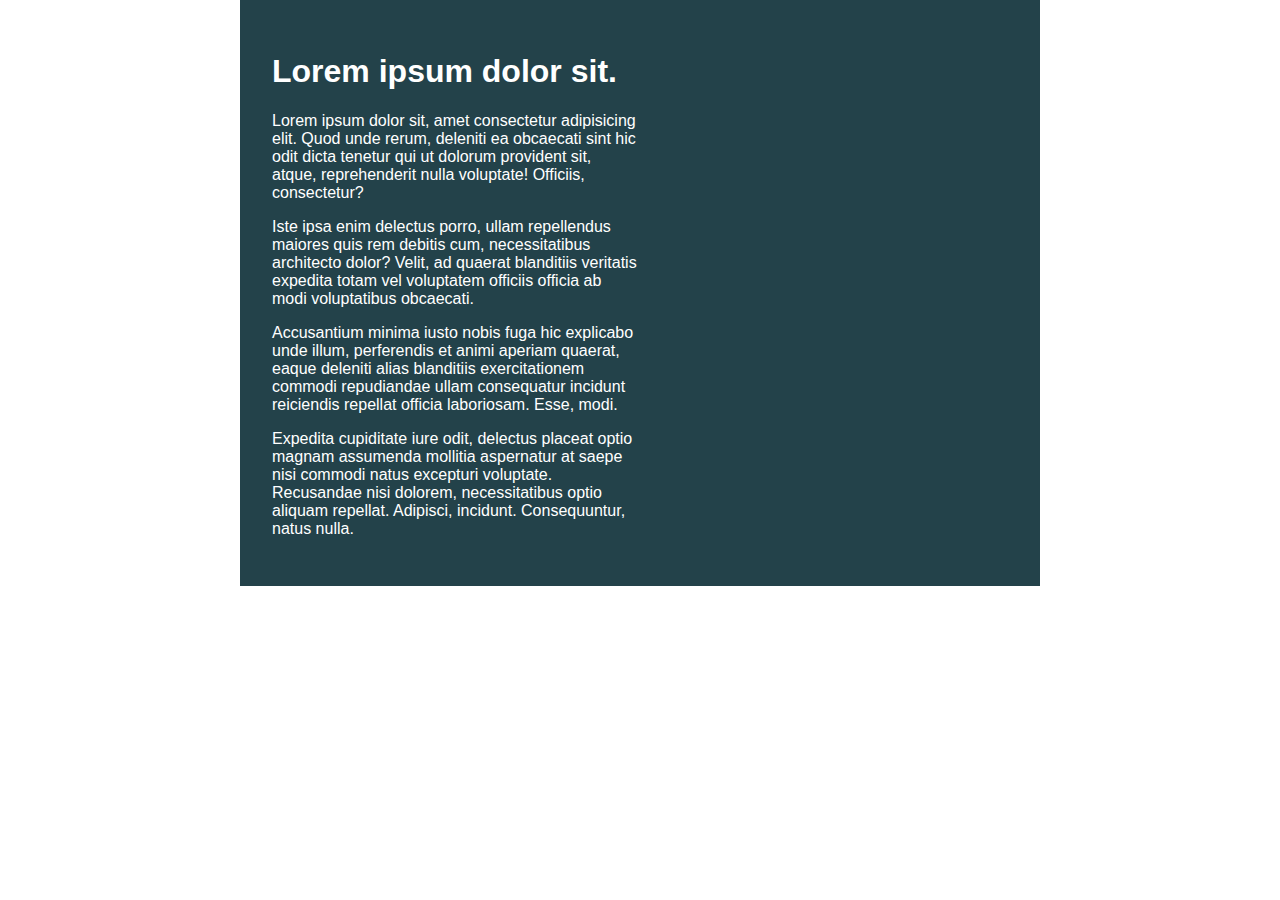
<file: challenge01/index.html>
<!DOCTYPE html>
<html lang="en">

<head>
    <meta charset="UTF-8">
    <meta name="viewport" content="width=device-width, initial-scale=1.0">
    <title>Day 01</title>

    <link rel="stylesheet" href="style.css">
</head>

<body>
    <div class="container">
        <div class="intro-content">
            <h1>Lorem ipsum dolor sit.</h1>
            <p>Lorem ipsum dolor sit, amet consectetur adipisicing elit. Quod unde rerum, deleniti ea obcaecati sint hic
                odit dicta tenetur qui ut dolorum provident sit, atque, reprehenderit nulla voluptate! Officiis,
                consectetur?</p>
            <p>Iste ipsa enim delectus porro, ullam repellendus maiores quis rem debitis cum, necessitatibus architecto
                dolor? Velit, ad quaerat blanditiis veritatis expedita totam vel voluptatem officiis officia ab modi
                voluptatibus obcaecati.</p>
            <p>Accusantium minima iusto nobis fuga hic explicabo unde illum, perferendis et animi aperiam quaerat, eaque
                deleniti alias blanditiis exercitationem commodi repudiandae ullam consequatur incidunt reiciendis
                repellat officia laboriosam. Esse, modi.</p>
            <p>Expedita cupiditate iure odit, delectus placeat optio magnam assumenda mollitia aspernatur at saepe nisi
                commodi natus excepturi voluptate. Recusandae nisi dolorem, necessitatibus optio aliquam repellat.
                Adipisci, incidunt. Consequuntur, natus nulla.</p>
        </div>
    </div>
</body>

</html>
</file>
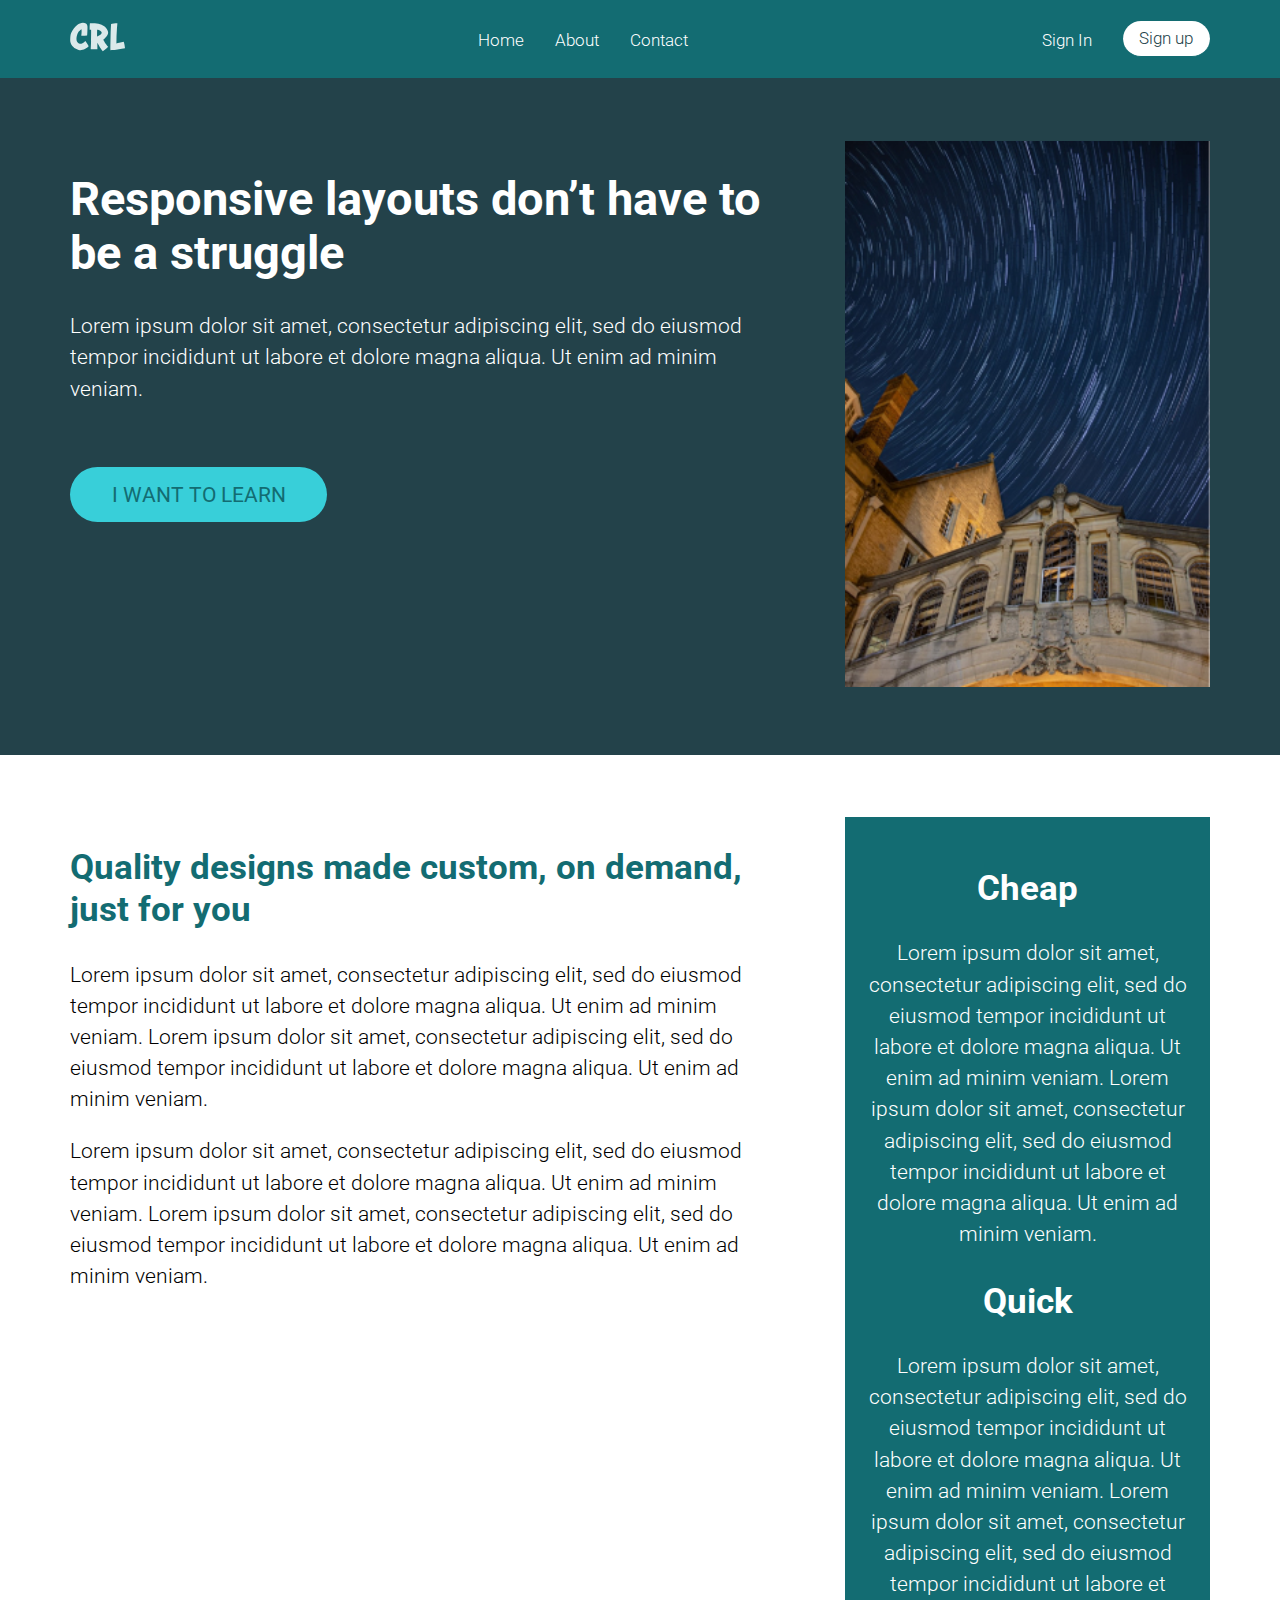
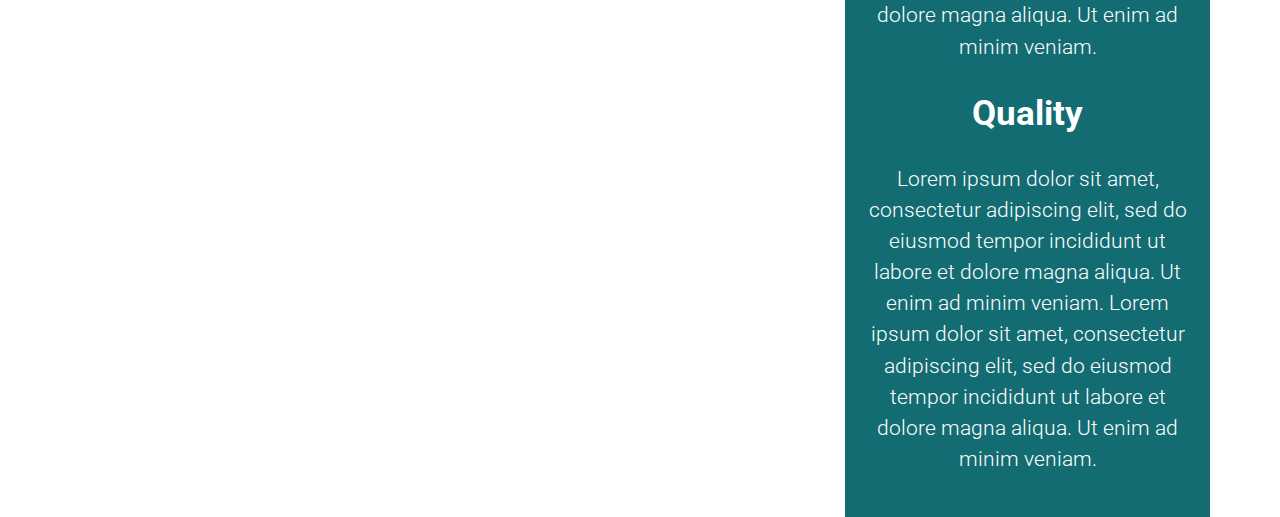
<file: challenge02/index.html>
<!DOCTYPE html>
<html lang="en">
<head> 
    <meta charset="UTF-8">
    <meta name="viewport" content="width=device-width, initial-scale=1.0">
    <title>Challenge #2</title>
 
    <link rel="stylesheet" href="style.css">
    <link rel="preconnect" href="https://fonts.googleapis.com">
    <link rel="preconnect" href="https://fonts.gstatic.com" crossorigin>
    <link href="https://fonts.googleapis.com/css2?family=Roboto:wght@300;400;700;900&display=swap" rel="stylesheet">
</head>
<body>

    <header class="header">
        <div class="container row">
            <a href="#" class="logo">
                <img src="img/logo.svg" alt="conquering responsive layouts">
            </a>
            <nav class="nav">
                <ul class="nav__list nav__list--primary">
                <li class="nav__item"><a href="#" class="nav__link">Home</a></li>
                <li class="nav__item"><a href="#" class="nav__link">About</a></li>
                <li class="nav__item"><a href="#" class="nav__link">Contact</a></li>
                </ul>
                <ul class="nav__list nav__list--secondary">
                <li class="nav__item"><a href="#" class="nav__link">Sign In</a></li>
                <li class="nav__item"><a href="#" class="nav__link nav__link--button">Sign up</a></li>
                </ul>
            </nav>
        </div>
    </header>

    <section class="hero">
            <div class="container spacer">
                <div class="row">
                    <div class="hero__text">
                        <h1>Responsive layouts don’t have to be a struggle</h1>
                        <p>Lorem ipsum dolor sit amet, consectetur adipiscing elit, sed do eiusmod tempor incididunt ut labore et dolore magna aliqua. Ut enim ad minim veniam.</p>
                        <a href="#" class="btn-cta">I want to learn</a>
                    </div>
                    <div class="hero__img">
                        <img src="/challenge02/img/hero-image.jpg" alt="beautiful building under the night sky">
                    </div>
                </div>
            </div>
    </section>

    <main class="main container row">
        <section class="primary-content">
            <h2 class="section-title">Quality designs made custom, on demand, just for you</h2>
            <p>Lorem ipsum dolor sit amet, consectetur adipiscing elit, sed do eiusmod
                tempor incididunt ut labore et dolore magna aliqua. Ut enim ad minim
                veniam. Lorem ipsum dolor sit amet, consectetur adipiscing elit, sed do
                eiusmod tempor incididunt ut labore et dolore magna aliqua. Ut enim ad
                minim veniam.</p>
            <p>Lorem ipsum dolor sit amet, consectetur adipiscing elit, sed do eiusmod
                tempor incididunt ut labore et dolore magna aliqua. Ut enim ad minim
                veniam. Lorem ipsum dolor sit amet, consectetur adipiscing elit, sed do
                eiusmod tempor incididunt ut labore et dolore magna aliqua. Ut enim ad
                minim veniam.</p>
        </section>
        <aside class="sidebar">
            <h2 class="sidebar-title">Cheap</h2>
            <p>Lorem ipsum dolor sit amet, consectetur adipiscing elit, sed do eiusmod
                tempor incididunt ut labore et dolore magna aliqua. Ut enim ad minim
                veniam. Lorem ipsum dolor sit amet, consectetur adipiscing elit, sed do
                eiusmod tempor incididunt ut labore et dolore magna aliqua. Ut enim ad
                minim veniam.
            </p>
            <h2 class="sidebar-title">Quick</h2>
            <p>Lorem ipsum dolor sit amet, consectetur adipiscing elit, sed do eiusmod
                    tempor incididunt ut labore et dolore magna aliqua. Ut enim ad minim
                    veniam. Lorem ipsum dolor sit amet, consectetur adipiscing elit, sed do
                    eiusmod tempor incididunt ut labore et dolore magna aliqua. Ut enim ad
                    minim veniam.
            </p>
            <h2 class="sidebar-title">Quality</h2>
            <p>Lorem ipsum dolor sit amet, consectetur adipiscing elit, sed do eiusmod
                        tempor incididunt ut labore et dolore magna aliqua. Ut enim ad minim
                        veniam. Lorem ipsum dolor sit amet, consectetur adipiscing elit, sed do
                        eiusmod tempor incididunt ut labore et dolore magna aliqua. Ut enim ad
                        minim veniam.
            </p>
        </aside>
    </main>
    
    
    
    <!-- <main class="two-col">
        <div class="container row">
            <section class="two-col__text-area">
                    <h2>Quality designs made custom, on demand, just for you</h2>
                    <p>Lorem ipsum dolor sit amet, consectetur adipiscing elit, sed do eiusmod
                        tempor incididunt ut labore et dolore magna aliqua. Ut enim ad minim
                        veniam. Lorem ipsum dolor sit amet, consectetur adipiscing elit, sed do
                        eiusmod tempor incididunt ut labore et dolore magna aliqua. Ut enim ad
                        minim veniam.</p>
                    <p>Lorem ipsum dolor sit amet consectetur adipisicing elit. Accusamus exercitationem possimus odit, quia totam praesentium corporis optio, quae minus non excepturi omnis neque dicta perspiciatis quam! Est deleniti tempore qui.</p>
            </section>

            <div class="vertical-row">
                <div class="col">
                    <h2>Cheap</h2>
                    <p>Lorem ipsum dolor sit amet,
                        consectetur adipiscing elit, sed do
                        eiusmod tempor incididunt ut labore et
                        dolore magna aliqua. Ut enim ad minim
                        veniam.</p>
                </div>
                <div class="col">
                    <h2>Quick</h2>
                    <p>Lorem ipsum dolor sit amet,
                        consectetur adipiscing elit, sed do
                        eiusmod tempor incididunt ut labore et
                        dolore magna aliqua. Ut enim ad minim
                        veniam.</p>
                </div>
                <div class="col">
                    <h2>Quality</h2>
                    <p>Lorem ipsum dolor sit amet,
                        consectetur adipiscing elit, sed do
                        eiusmod tempor incididunt ut labore et
                        dolore magna aliqua. Ut enim ad minim
                        veniam.</p>
                </div>
            </div>
        </div>
    </main> -->

</body>
</html>
</file>
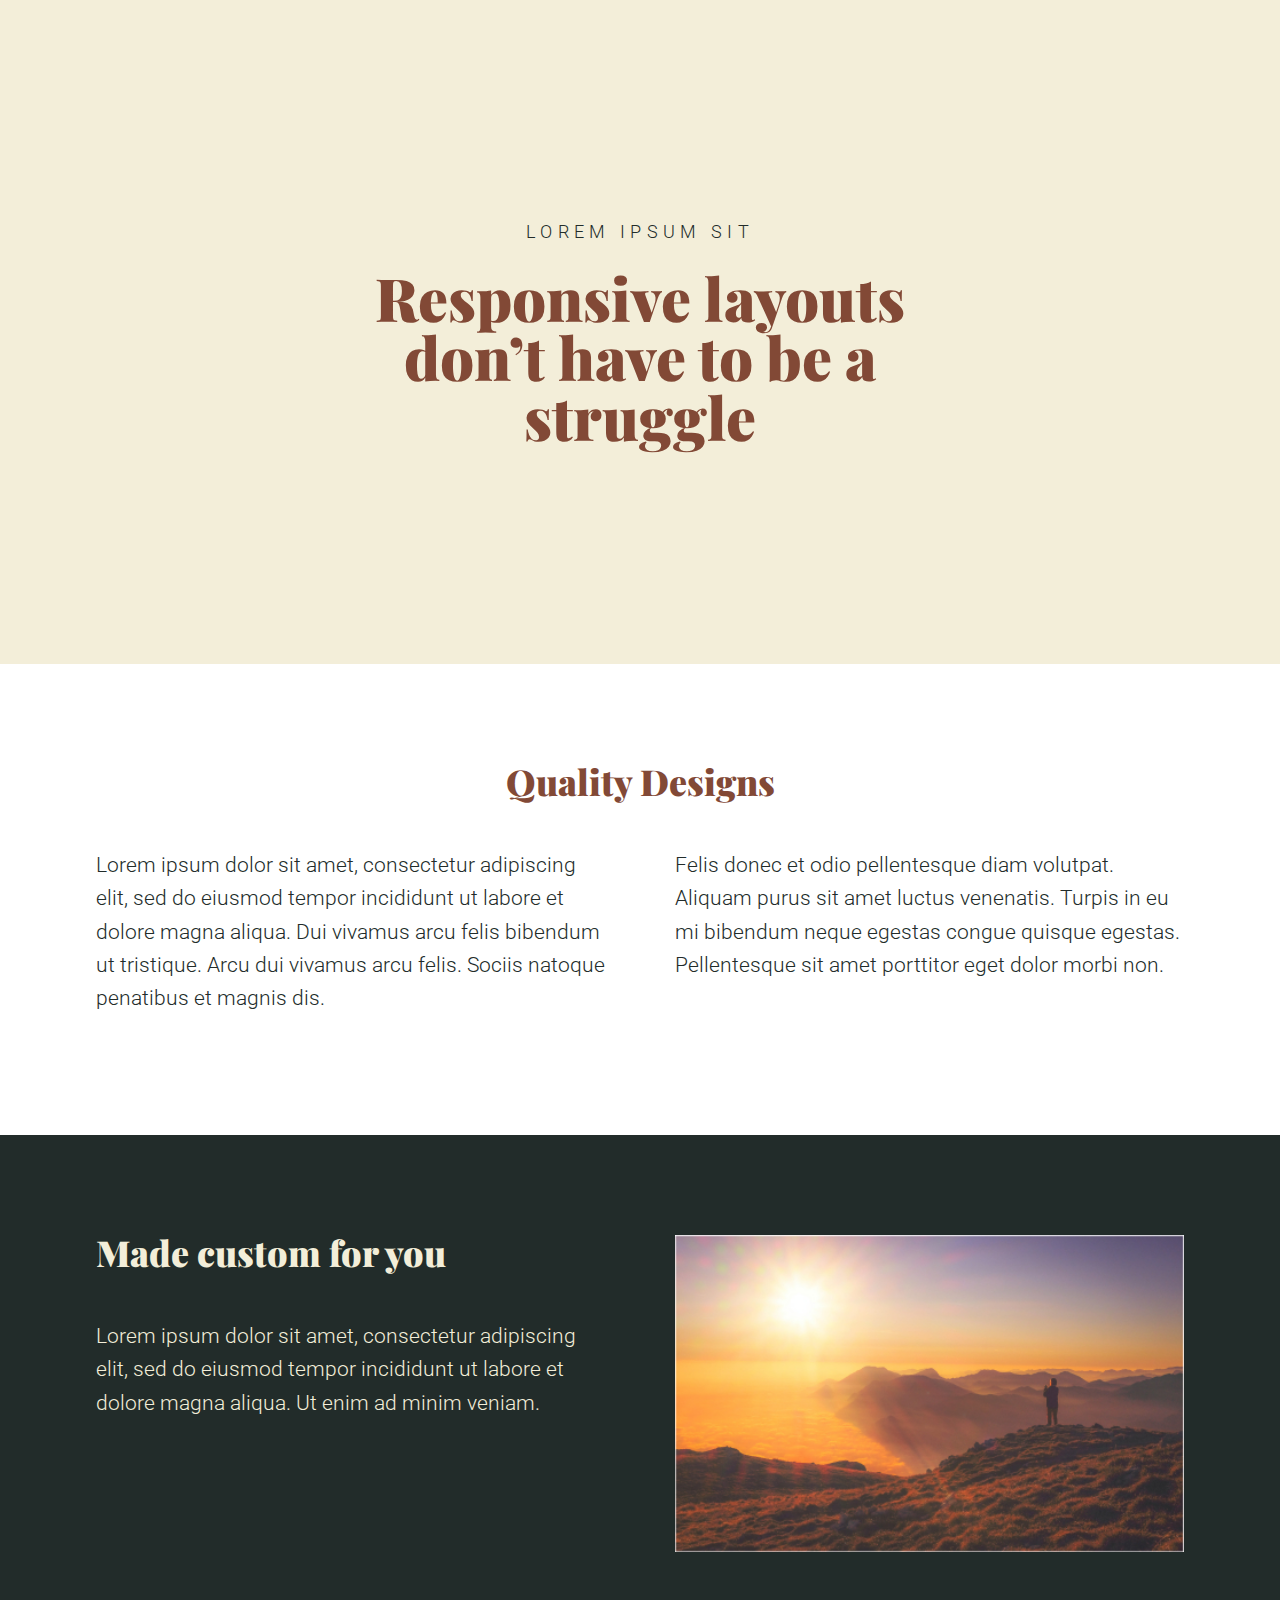
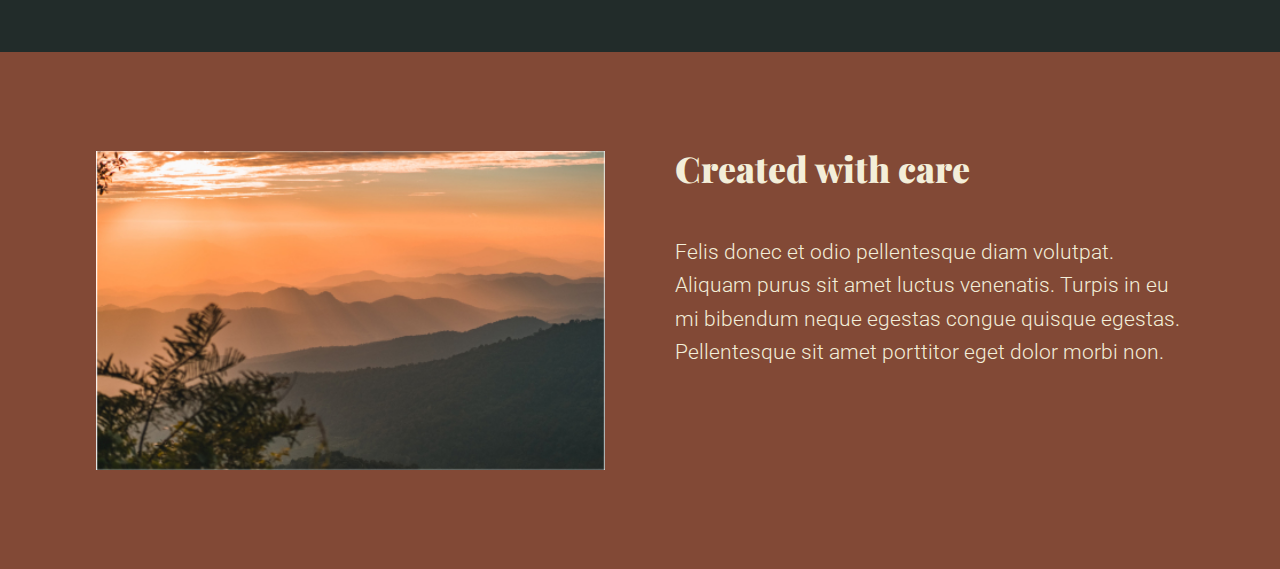
<file: challenge03/index.html>
<!DOCTYPE html>
<html lang="en">
<head>
    <meta charset="UTF-8">
    <meta http-equiv="X-UA-Compatible" content="IE=edge">
    <meta name="viewport" content="width=device-width, initial-scale=1.0">
    <title>Challenge 03</title>

    <link rel="stylesheet" href="style.css">
    <link rel="preconnect" href="https://fonts.googleapis.com">
    <link rel="preconnect" href="https://fonts.gstatic.com" crossorigin>
    <link href="https://fonts.googleapis.com/css2?family=Playfair+Display:wght@900&family=Roboto:wght@300;400&display=swap" rel="stylesheet">
</head>
<body>
    <main>
        <section class="hero">
            <div class="hero__text">
                <p>lorem ipsum sit</p>
                <h1>Responsive layouts don’t have to be a struggle</h1>
            </div>
        </section>

        <section class="quality">
            <div class="container">
                <h2 class="quality__heading">Quality Designs</h2>
                <div class="row">
                    <p class="quality__text">Lorem ipsum dolor sit amet, consectetur adipiscing elit, sed do eiusmod tempor incididunt ut labore et dolore magna aliqua. Dui vivamus arcu felis bibendum ut tristique. Arcu dui vivamus arcu felis. Sociis natoque penatibus et magnis dis.</p>
                    <p class="quality__text">Felis donec et odio pellentesque diam volutpat. Aliquam purus sit amet luctus venenatis. Turpis in eu mi bibendum neque egestas congue quisque egestas. Pellentesque sit amet porttitor eget dolor morbi non.</p>
                </div>
            </div>
        </section>

        <section class="image-right">
            <div class="container row">
                <div class="image-right__text col">
                    <h2 class="image-right__heading">Made custom for you</h2>
                    <p class="image-right_text">Lorem ipsum dolor sit amet, consectetur adipiscing elit, sed do eiusmod tempor incididunt ut labore et dolore magna aliqua. Ut enim ad minim veniam.</p>
                </div>
                <img class="col" src="img/image-01.jpg" alt="beautiful sunset spotting by a man">
            </div>
        </section>

        <section class="image-left">
            <div class="container row">
                <img class="col" src="img/image-02.jpg" alt="beautiful sunset from another spot">
                <div class="image-right__text col">
                    <h2 class="image-right__heading">Created with care</h2>
                    <p class="image-right_text">Felis donec et odio pellentesque diam volutpat. Aliquam purus sit amet luctus venenatis. Turpis in eu mi bibendum neque egestas congue quisque egestas. Pellentesque sit amet porttitor eget dolor morbi non.</p>
                </div>
            </div>
        </section>
    </main>
    
</body>
</html>
</file>
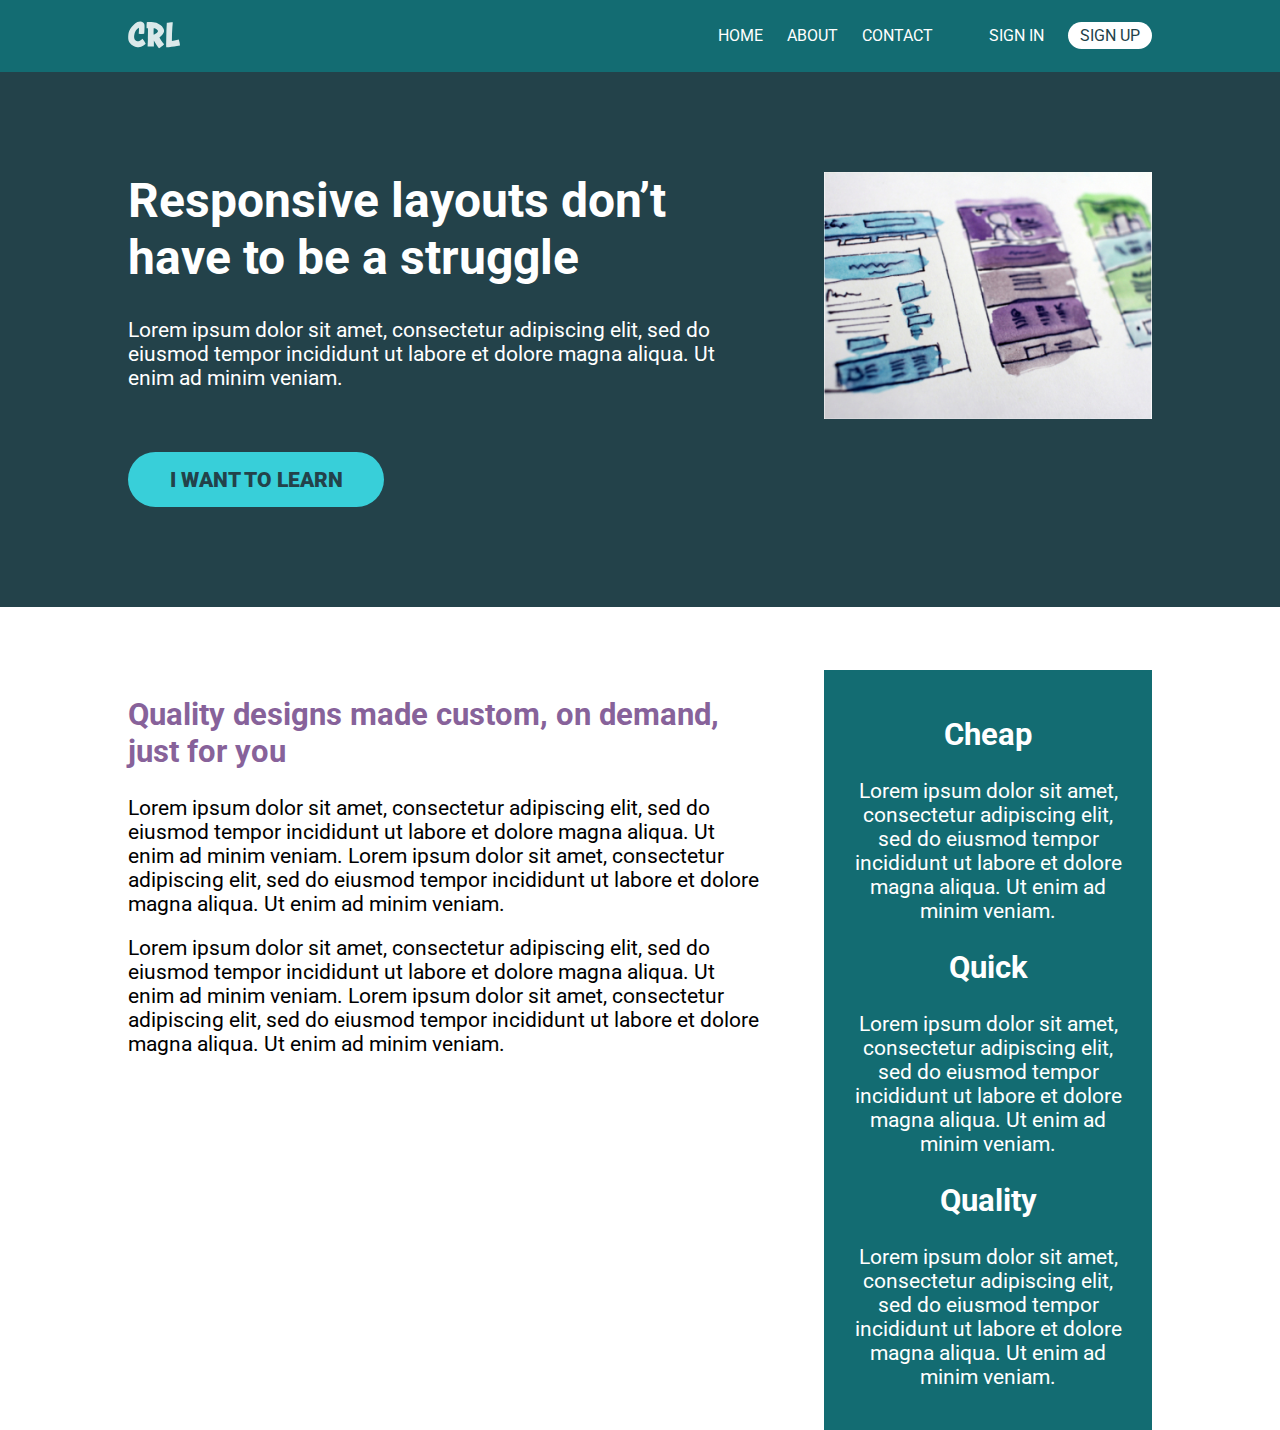
<file: challenge04/index.html>
<!DOCTYPE html>
<html lang="en">
<head>
    <meta charset="UTF-8">
    <meta name="viewport" content="width=device-width, initial-scale=1.0">
    <title>Conquering Responsive Layouts</title>
    <link href="https://fonts.googleapis.com/css2?family=Roboto:wght@400;900&display=swap" rel="stylesheet"> 
    <link rel="stylesheet" href="style.css">
</head>
<body>
    <header> 
        <div class="container row">
            <button class="nav-toggle" aria-label="open navigation">
                <span class="hamburger"></span>
            </button>
            <a class="logo" href="#">
                <img src="img/logo.svg" alt="conquering responsive layouts">
            </a>
            <nav class="nav">
                <ul class="nav__list nav__list--primary">
                    <li class="nav__item"><a href="#" class="nav__link">Home</a></li>
                    <li class="nav__item"><a href="#" class="nav__link">About</a></li>
                    <li class="nav__item"><a href="#" class="nav__link">Contact</a></li>
                </ul>
                <ul class="nav__list nav__list--secondary">
                    <li class="nav__item"><a href="#" class="nav__link">Sign In</a></li>
                    <li class="nav__item"><a href="#" class="nav__link nav__link--button">Sign up</a></li>
                </ul>
            </nav>
        </div>
    </header>
    
    <section class="hero">
        <div class="container row">
            <div class="hero__text">
                <h1>Responsive layouts don’t have to be a struggle</h1>
                <p>Lorem ipsum dolor sit amet, consectetur adipiscing elit, sed do eiusmod tempor incididunt ut labore et dolore magna aliqua. Ut enim ad minim veniam.</p>
                <a href="#" class="btn">I want to learn</a>
            </div>
            <img src="img/hero-img.jpg" alt="UX design sketches" class="hero__img">
        </div>
    </section> 

    <main class="main container row">
            <section class="primary-content">
                <h2 class="section-title">Quality designs made custom, on demand, just for you</h2>
                <p>Lorem ipsum dolor sit amet, consectetur adipiscing elit, sed do eiusmod tempor incididunt ut labore et dolore magna aliqua. Ut enim ad minim veniam. Lorem ipsum dolor sit amet, consectetur adipiscing elit, sed do eiusmod tempor incididunt ut labore et dolore magna aliqua. Ut enim ad minim veniam.</p>
                <p>Lorem ipsum dolor sit amet, consectetur adipiscing elit, sed do eiusmod tempor incididunt ut labore et dolore magna aliqua. Ut enim ad minim veniam. Lorem ipsum dolor sit amet, consectetur adipiscing elit, sed do eiusmod tempor incididunt ut labore et dolore magna aliqua. Ut enim ad minim veniam.</p>
            </section>
            <aside class="sidebar">
                <h2 class="sidebar-title">Cheap</h2>
                <p>Lorem ipsum dolor sit amet, consectetur adipiscing elit, sed do eiusmod tempor incididunt ut labore et dolore magna aliqua. Ut enim ad minim veniam.</p>

                <h2 class="sidebar-title">Quick</h2>
                <p>Lorem ipsum dolor sit amet, consectetur adipiscing elit, sed do eiusmod tempor incididunt ut labore et dolore magna aliqua. Ut enim ad minim veniam.</p>

                <h2 class="sidebar-title">Quality</h2>
                <p>Lorem ipsum dolor sit amet, consectetur adipiscing elit, sed do eiusmod tempor incididunt ut labore et dolore magna aliqua. Ut enim ad minim veniam.</p>
            </aside>
    </main>

    <script src="main.js"></script>

</body>
</html>
</file>
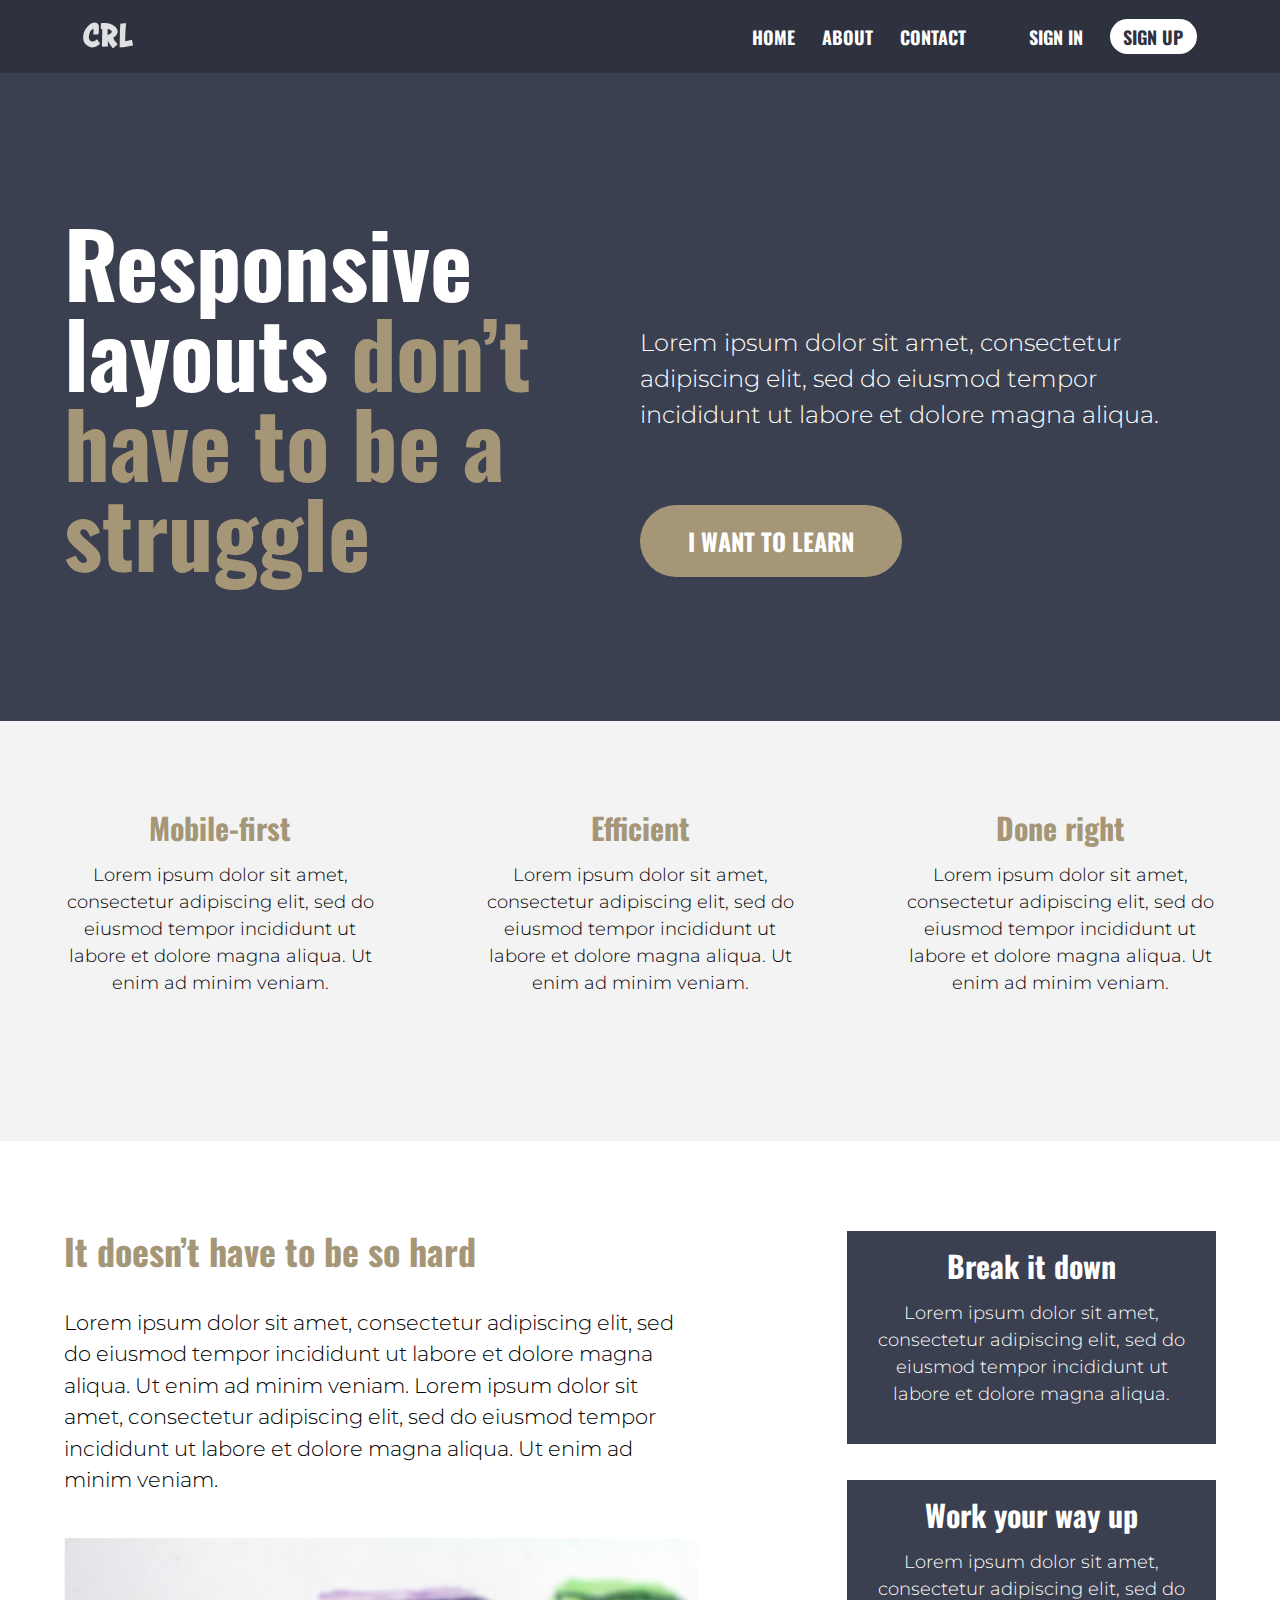
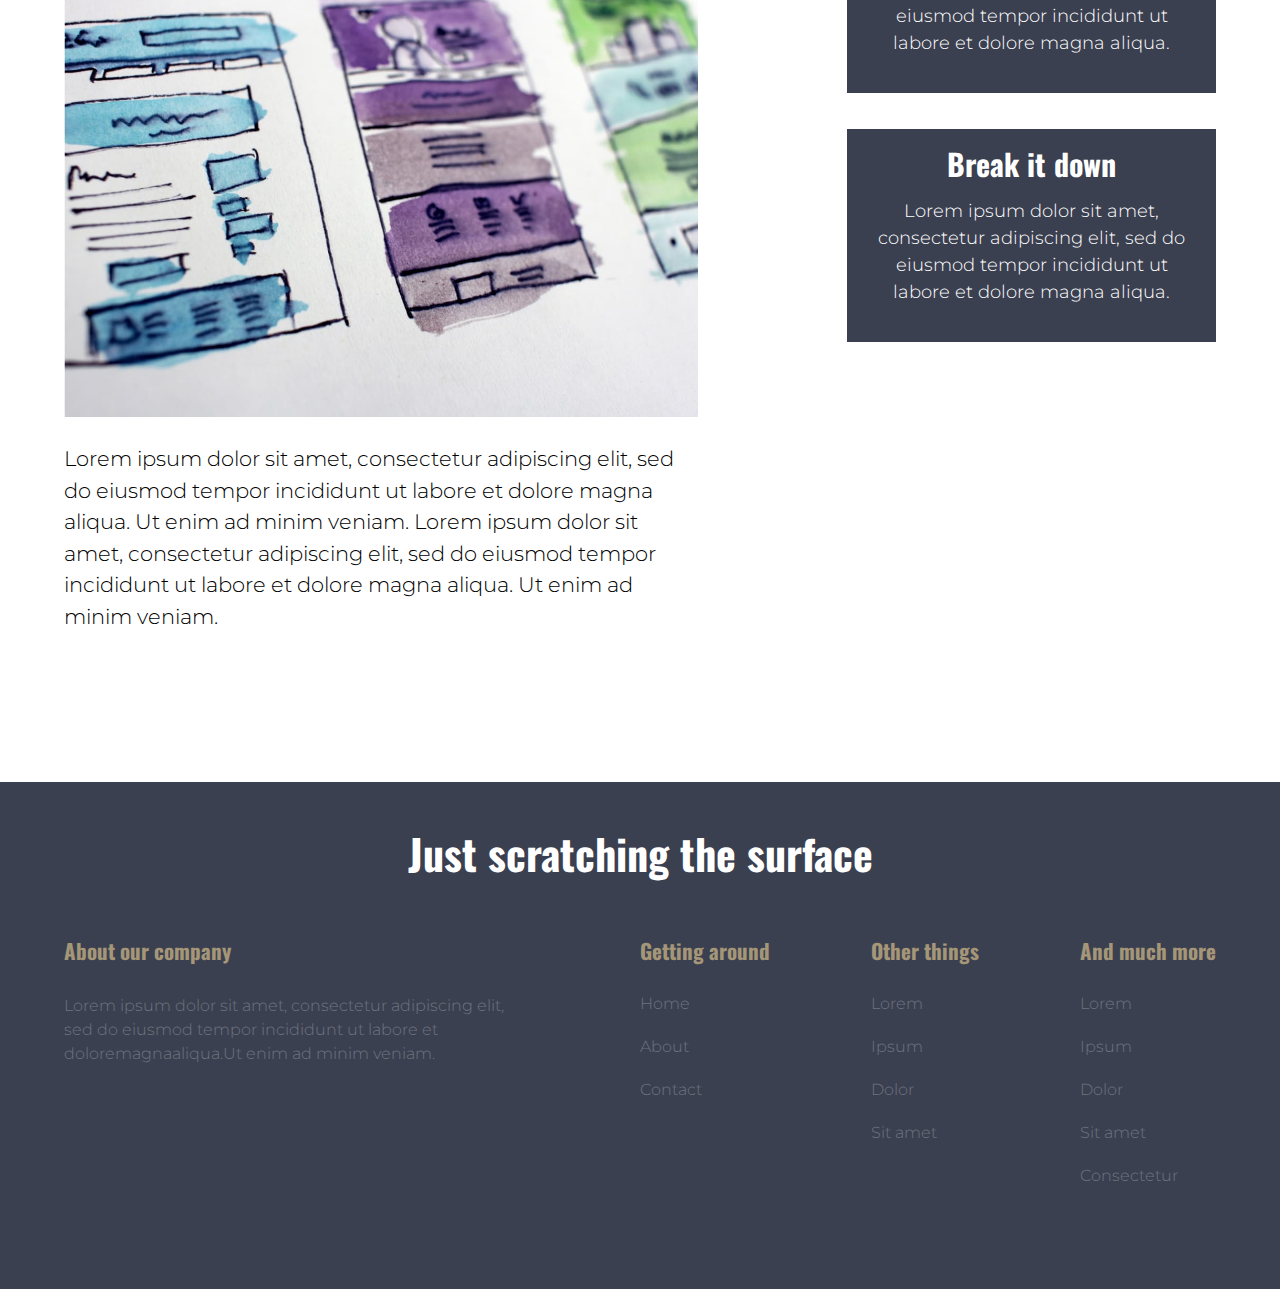
<file: challenge05/index.html>
<!DOCTYPE html>
<html lang="en">
<head>
    <meta charset="UTF-8">
    <meta name="viewport" content="width=device-width, initial-scale=1.0">
    <title>Conquering Responsive Layouts</title>
    <link rel="preconnect" href="https://fonts.googleapis.com">
    <link rel="preconnect" href="https://fonts.gstatic.com" crossorigin>
    <link href="https://fonts.googleapis.com/css2?family=Montserrat:wght@300&family=Oswald:wght@700&display=swap" rel="stylesheet">
    <link rel="stylesheet" href="style.css">
</head>
<body>
    <header> 
        <div class="container row-medium row">
            <button class="nav-toggle" aria-label="open navigation">
                <span class="hamburger"></span>
            </button>
            <a class="logo" href="#">
                <img src="img/logo.svg" alt="conquering responsive layouts">
            </a>
            <nav class="nav">
                <ul class="nav__list nav__list--primary">
                    <li class="nav__item"><a href="#" class="nav__link">Home</a></li>
                    <li class="nav__item"><a href="#" class="nav__link">About</a></li>
                    <li class="nav__item"><a href="#" class="nav__link">Contact</a></li>
                </ul>
                <ul class="nav__list nav__list--secondary">
                    <li class="nav__item"><a href="#" class="nav__link">Sign In</a></li>
                    <li class="nav__item"><a href="#" class="nav__link nav__link--button">Sign up</a></li>
                </ul>
            </nav>
        </div>
    </header>
    
    <section class="hero">
        <div class="container row">
            <div class="hero__heading">
                <h1>Responsive layouts <span class="color-gold">don’t have to be a struggle</span></h1>
            </div>
            <div class="hero__text">
                <p>Lorem ipsum dolor sit amet, consectetur adipiscing elit, sed do eiusmod tempor incididunt ut labore et dolore magna aliqua.</p>
                <a href="#" class="btn">I want to learn</a>
            </div>
        </div>
    </section> 

    <main class="main">
            
                <section class="section-features section-padding">
                    <div class="container row-medium row">
                        <div class="section-features__col">
                            <h3 class="section-features__heading">Mobile-first</h3>
                            <p>Lorem ipsum dolor sit amet, consectetur adipiscing elit, sed do eiusmod tempor incididunt ut labore et dolore magna aliqua. Ut enim ad minim veniam.</p>
                        </div>
                        <div class="section-features__col">
                            <h3 class="section-features__heading">Efficient</h3>
                            <p>Lorem ipsum dolor sit amet, consectetur adipiscing elit, sed do eiusmod tempor incididunt ut labore et dolore magna aliqua. Ut enim ad minim veniam.</p>
                        </div>
                        <div class="section-features__col">
                            <h3 class="section-features__heading">Done right</h3>
                            <p>Lorem ipsum dolor sit amet, consectetur adipiscing elit, sed do eiusmod tempor incididunt ut labore et dolore magna aliqua. Ut enim ad minim veniam.</p>
                        </div>
                    </div>
                </section>
                
                <section class="primary-content section-padding">
                    <div class="container row">
                        <div class="primary-content__text">
                            <h2 class="section-title">It doesn’t have to be so hard</h2>
                            <p>Lorem ipsum dolor sit amet, consectetur adipiscing elit, sed do eiusmod tempor incididunt ut labore et dolore magna aliqua. Ut enim ad minim veniam. Lorem ipsum dolor sit amet, consectetur adipiscing elit, sed do eiusmod tempor incididunt ut labore et dolore magna aliqua. Ut enim ad minim veniam.</p>
                            <img src="img/the-image.jpeg" alt="UX design sketches" class="primary-content__img">
                            <p>Lorem ipsum dolor sit amet, consectetur adipiscing elit, sed do eiusmod tempor incididunt ut labore et dolore magna aliqua. Ut enim ad minim veniam. Lorem ipsum dolor sit amet, consectetur adipiscing elit, sed do eiusmod tempor incididunt ut labore et dolore magna aliqua. Ut enim ad minim veniam.</p>
                        </div>

                        <aside class="sidebar row-medium">
                            <div class="sidebar__col">
                                <h3 class="sidebar-title">Break it down</h3>
                                <p>Lorem ipsum dolor sit amet, consectetur adipiscing elit, sed do eiusmod tempor incididunt ut labore et dolore magna aliqua.</p>
                            </div>

                            <div class="sidebar__col">
                                <h3 class="sidebar-title">Work your way up</h3>
                                <p>Lorem ipsum dolor sit amet, consectetur adipiscing elit, sed do eiusmod tempor incididunt ut labore et dolore magna aliqua.</p>
                            </div>

                            <div class="sidebar__col">
                                <h3 class="sidebar-title">Break it down</h3>
                                <p>Lorem ipsum dolor sit amet, consectetur adipiscing elit, sed do eiusmod tempor incididunt ut labore et dolore magna aliqua.</p>
                            </div>
                        </aside>
                    </div>
                </section>
    </main>

    <footer>
        <div class="container">
            <h2>Just scratching the surface</h2>
            <div class="row">
                <div class="footer__text">
                    <h4>About our company</h4>
                    <p>Lorem ipsum dolor sit amet, consectetur adipiscing elit, sed do eiusmod tempor incididunt ut labore et doloremagnaaliqua.Ut enim ad minim veniam.</p>
                </div>
                <div class="row-medium row-footer">
                    <div class="footer__col">
                        <h4>Getting around</h4>
                        <ul class="footer__col--list">
                            <li class="footer__col--list-item">Home</li>
                            <li class="footer__col--list-item">About</li>
                            <li class="footer__col--list-item">Contact</li>
                        </ul>
                    </div>
                    <div class="footer__col">
                        <h4>Other things</h4>
                        <ul class="footer__col--list">
                            <li class="footer__col--list-item">Lorem</li>
                            <li class="footer__col--list-item">Ipsum</li>
                            <li class="footer__col--list-item">Dolor</li>
                            <li class="footer__col--list-item">Sit amet</li>
                        </ul>
                    </div>
                    <div class="footer__col">
                        <h4>And much more</h4>
                        <ul class="footer__col--list">
                            <li class="footer__col--list-item">Lorem</li>
                            <li class="footer__col--list-item">Ipsum</li>
                            <li class="footer__col--list-item">Dolor</li>
                            <li class="footer__col--list-item">Sit amet</li>
                            <li class="footer__col--list-item">Consectetur</li>
                        </ul>
                    </div>
                </div>
            </div>
        </div>
    </footer>

    <script src="main.js"></script>

</body>
</html>
</file>
<file: challenge01/style.css>
/* INSTRUCTIONS
 *
 * 1) Limit the total width of
 *    the .intro-conent to about half
 *    of it's parent
 *
 * 2) Stop the text from overflowing
 *    out the bottom at small screen
 *    widths
 *
 * You may modify the HTML if needed
 *
 */

* {
  box-sizing: border-box;
}

body {
  margin: 0;
  font-family: sans-serif;
}

.container {
  background: #23424a;
  color: white;

  width: 80%;
  max-width: 800px;
  margin: 0 auto;

  padding: 2em;
  /* height: 300px; */
}

.intro-content {
  width: 50%;
}
</file>
<file: challenge02/style.css>
*, *::before, *::after {
  box-sizing: border-box;
}

html {
  font-size: 1.3rem;
}

body {
  margin: 0;
  font-family: 'Roboto', sans-serif;
}

img {
  width: 100%;
}

h1 {
  font-size: 2.25rem;
  /* margin-top: 0; */
}

h2 {
  font-size: 1.7rem;
}

.section-title {
  color: #136C72;
}

p {
  font-weight: 300;
  line-height: 1.5;
}

.header {
  background-color: #136C72;
}

.nav {
  margin: 1em 0;
  display: flex;
  justify-content: space-between;
  flex-grow: 1;
}

.logo {
  align-self: center;
  text-decoration: none;
}

.nav__list {
  margin: 0;
  padding: 0;
  list-style: none;
  display: flex;
  gap: 1.5em;
  align-items: center;
}

.nav__list--primary {
  margin: 0 auto;
}

.nav__link,
.nav__link:visited,
.nav__link:link {
  transition: 0.3s ease;
  text-decoration: none;
  color: #fff;
  font-size: 0.8rem;
  font-weight: 300;
  border-bottom: 1px solid #136C72;
  padding: 1em 0;
}

.nav__link:hover {
  border-bottom: 1px solid #fff;
  padding: 6px 0;
}

.nav__link--button,
.nav__link--button:visited,
.nav__link--button:link {
  display: inline-block;
  background-color: #fff;
  color: #23424a;
  padding: 0.5em 1em;
  border-radius: 50px;

  transition: 0.3s ease;
}

.nav__link--button:hover {
  background-image: linear-gradient(to right, #25aae1, #40e495, #30dd8a, #2bb673);
  box-shadow: 0 4px 15px 0 rgba(49, 196, 190, 0.75);
  border-bottom: 1px solid #136C72;
}

.container {
  width: 90%;
  max-width: 1140px;
  margin: 0 auto;
}

.hero {
  background: #23424a;
  color: white;
}

.spacer {
  padding: 3em 0;
}

.hero__text {
  width: 62%;
}

.hero__img {
  width: 32%;
  align-self: flex-start;
}

.hero__text p {
  margin-bottom: 3em;
}

.btn-cta,
.btn-cta:visited,
.btn-cta:link {
  background-color: #38CFD9;
  padding: 0.75em 2em;
  color: #136C72;

  text-transform: uppercase;
  text-decoration: none;
  
  border: none;
  border-radius: 50px;

  cursor: pointer;
  transition: all .2s;
  position: relative;
  display: inline-block;
}

.btn-cta:hover {
  transform: translateY(-3px);
}

.btn-cta:active {
  transform: translateY(-1px);
}

.main {
  margin-top: 3em;
}

.row {
  display: flex;
  justify-content: space-between;
}

.primary-content {
  width: 62%;
}

.sidebar {
  width: 32%;
  text-align: center;
  color: #fff;
  background-color: #136C72;

  padding: 1em;
}

@media (max-width: 800px) {
  .row {
    display: block;
  }

  .hero__text,
  .hero__img,
  .primary-content,
  .sidebar {
    width: 100%;
  }

  .hero__img {
    margin-top: 5rem;
  }
}
</file>
<file: challenge03/style.css>
*, *::before, *::after {
    box-sizing: border-box;
  }
  
html {
    font-size: 0.62rem;
    color: #222C2A;
}
  
body {
    margin: 0;
    font-family: 'Roboto', sans-serif;
}
  
img {
    width: 100%;
}

h1 {
    color: #824936;
    font-family: 'Playfair Display', serif;
    font-size: 6rem;
    font-weight: 900;
    margin: 0;
    line-height: 1;
}

h2 {
    color: #824936;
    font-family: 'Playfair Display', serif;
    font-size: 3.6rem;
    font-weight: 900;
    margin: 0;
    margin-bottom: 5rem;
    line-height: 1;
}

p {
    margin-top: 0;
    margin-bottom: 2.1rem;
    font-size: 2.1rem;
    line-height: 1.6;
    color: #222C2A;
    font-weight: 300;
}

.hero {
    background-color: #F3EED9;
}

.hero__text {
    width: 50%;
    margin: 0 auto;
    padding: 22rem 0;
    text-align: center;
}

.hero__text p {
    text-transform: uppercase;
    font-weight: 300;
    font-size: 1.8rem;
    letter-spacing: 0.3em;
}

.container {
    width: 85%;
    max-width: 1140px;
    margin: 0 auto;
}

.quality {
    padding: 10rem 0;
}

.quality__heading {
    text-align: center;
}

.row {
    display: flex;
    gap: 7rem;
}

.quality__text {
    width: 100%;
    /* border: 1px solid salmon; */
}

.image-right {
    background-color: #222C2A;
    padding: 10em 0;
}

.image-right h2, .image-right p,
.image-left h2, .image-left p {
    color: #F3EED9;
}

.col {
    width: 100%;
}

.image-left {
    background-color: #824936;
    padding: 10em 0;
}

@media (max-width: 800px) {
    h1 {
        font-size: 4rem;
    }

    .row {
        display: block;
    }

    .col {
        width: 100%;
    }

    .hero__text p {
        font-size: 1.6rem;
    }
}
</file>
<file: challenge04/style.css>
/* Challenge

   Make the navigation layout work
   on both mobile and large screens.

   Mobile-first, so mobile styles first,
   then add the large screen styles
   inside the existing media query

*/

*, *::before, *::after {
    box-sizing: border-box;
}

body {
    margin: 0;
    font-family: 'Roboto', sans-serif;
    font-size: 1.3rem;
}

img {
    max-width: 100%;
}

h1 {
    font-size: 3rem;
    margin-top: 0;
}

.section-title {
    color: #87629A;
}

.btn {
    display: inline-block;
    text-decoration: none;
    text-transform: uppercase; 
    color: #23424A;
    font-weight: 900;
    background-color: #38CFD9;
    padding: .75em 2em;
    border-radius: 100px;
}

.btn:hover,
.btn:focus {
    opacity: .75; 
}

.container {
    width: 80%;
    max-width: 1100px;
    margin: 0 auto;
    /* added for nav-toggle positioning */
    position: relative;
}

header {
    background: #136c72;
    padding: 1em 0;
    text-align: center;
}

.nav {
    width: 100%;
}



.nav-toggle {
    cursor: pointer;
    border: 0;
    width: 3em;
    height: 3em;
    padding: 0em;
    border-radius: 50%;
    background: #072A2D;
    color: white;
    transition: opacity 250ms ease;
    
    position: absolute;
    left: 0;
}

.nav-toggle:focus,
.nav-toggle:hover {
    opacity: .75;
}

.hamburger {
    width: 50%;
    position: relative;
}

.hamburger,
.hamburger::before,
.hamburger::after {
    display: block;
    margin: 0 auto;
    height: 3px;
    background: white;
}

.hamburger::before,
.hamburger::after {
    content: '';
    width: 100%;
}

.hamburger::before {
    transform: translateY(-6px);
}

.hamburger::after {
    transform: translateY(3px);
}

/* made changes here from video
   to make it more accessible.
   
   Works the same :) */
.nav {
    visibility: hidden;
    height: 0;
    position: absolute;
    font-size: 1rem;
}

.nav--visible {
    visibility: visible;
    height: auto;
    position: relative;
} 

.nav__list {
    list-style: none;
    margin: 0;
    padding: 0;
}

.nav__list--primary {
    margin-bottom: 2em;
}

.nav__item {
    margin-top: .75em;
}

.nav__link {
    color: #fff;
    text-decoration: none;
    text-transform: uppercase;
}

.nav__link--button {
    padding: .25em .75em;
    background-color: #fff;
    color: #23424A;
    border-radius: 50px;
}

.nav__link:hover,
.nav__link:focus,
.nav__link--button:hover,
.nav__link--button:focus {
    opacity: .75;
}

.logo {
    height: 30px;
}


.hero {
    padding: 100px 0;
    background-color: #23424A;
    color: #FFF;
}

.hero__img {
    margin-top: 2em;
}


.hero p {
    margin-bottom: 3em;
}

.main {
    margin-top: 3em;
}


.sidebar {
    padding: 1em;
    text-align: center;
    color: #fff;
    background-color: #136c72;

}



@media (min-width: 800px) {

    
    .nav-toggle {
        display: none;
    }

    .nav {
        visibility: visible;
        display: flex;
        justify-content: flex-end;
        height: auto;
        align-items: center;
        position: relative;
    }

    .nav__list {
        display: flex;
        margin: 0;
    }

    .nav__list--primary {
        margin-right: 2em;
    }

    .nav__item {
        margin: 0 0 0 1.5em;
    }

    .row {
        display: flex;
        justify-content: space-between;

    }

    .hero__text {
        width: 62%;
    }
    
    .hero__img {
        width: 32%;
        align-self: flex-start;
        margin: 0;
    }
    
    .primary-content {
        width: 62%;
    }

    .sidebar {
        width: 32%;
    }
    
    
}
</file>
<file: challenge05/style.css>
*, *::before, *::after {
    box-sizing: border-box;
}

html {
    font-size: 62.5%;
}

body {
    margin: 0;
    font-family: 'Montserrat', sans-serif;
    font-weight: 300;
    font-size: 1.8rem;
}

img {
    max-width: 100%;
}

h1 {
    font-family: 'Oswald', sans-serif;
    font-size: 6rem;
    line-height: 1.1;
    margin: 0;
}

h2 {
    margin: 0;
    padding: 0;
    font-family: 'Oswald', sans-serif;
    font-size: 3.6rem;
    line-height: 1.1;
    color: #A59678;
}

h3 {
    margin: 0;
    padding: 0;
    font-family: 'Oswald', sans-serif;
    font-size: 3rem;
    line-height: 1.1;
    color: #A59678;
}

h4 {
    margin-top: 0;
    margin-bottom: .75em;
    font-family: 'Oswald', sans-serif;
    font-size: 2.1rem;
    line-height: 1.1;
    color: #A59678;
}

.btn {
    display: inline-block;
    text-decoration: none;
    text-transform: uppercase; 
    color: #fff;
    font-family: 'Oswald', sans-serif;
    font-size: 2.4rem;
    font-weight: 700;
    background-color: #A59678;
    padding: .75em 2em;
    border-radius: 100px;
}

.btn:hover,
.btn:focus {
    opacity: .75; 
}

.container {
    width: 90%;
    max-width: 1200px;
    margin: 0 auto;
    /* added for nav-toggle positioning */
    position: relative;
}

header {
    background: #2E323F;
    padding: 1em 0;
    text-align: center;
}

footer {
    background: #3B4050;
    color: #6F737F;
    padding: 3em 0;
    font-size: 1.6rem;
}

footer h2 {
    color: #fff;
    text-align: center;
    font-size: 4.2rem;
    margin-bottom: 1.5em;
}

.nav {
    width: 100%;
    visibility: hidden;
    height: 0;
    position: absolute;
    font-family: 'Oswald', sans-serif;
    font-size: 1.8rem;
    font-weight: 700;
}

.nav-toggle {
    cursor: pointer;
    border: 0;
    width: 3em;
    height: 3em;
    padding: 0em;
    border-radius: 50%;
    background: white;
    color: #2E323F;
    transition: opacity 250ms ease;
    
    position: absolute;
    left: 0;
}

.nav-toggle:focus,
.nav-toggle:hover {
    opacity: .75;
}

.hamburger {
    width: 50%;
    position: relative;
}

.hamburger,
.hamburger::before,
.hamburger::after {
    display: block;
    margin: 0 auto;
    height: 3px;
    background: #2E323F;
}

.hamburger::before,
.hamburger::after {
    content: '';
    width: 100%;
}

.hamburger::before {
    transform: translateY(-6px);
}

.hamburger::after {
    transform: translateY(3px);
}

.nav--visible {
    visibility: visible;
    height: auto;
    position: relative;
} 

.nav__list {
    list-style: none;
    margin: 0;
    padding: 0;
}

.nav__list--primary {
    margin-bottom: 2em;
}

.nav__item {
    margin-top: .75em;
}

.nav__link {
    color: #fff;
    text-decoration: none;
    text-transform: uppercase;
}

.nav__link--button {
    padding: .25em .75em;
    background-color: #fff;
    color: #2E323F;
    border-radius: 50px;
}

.nav__link:hover,
.nav__link:focus,
.nav__link--button:hover,
.nav__link--button:focus {
    opacity: .75;
}

.logo {
    height: 30px;
}


.hero {
    padding: 6em 0;
    background-color: #3B4050;
    color: #FFF;
}


.hero p {
    margin-bottom: 3em;
    font-size: 2.4rem;
}

.color-gold {
    color: #A59678;
}

.main {
    margin: 0 auto;
}

.section-padding {
    padding: 3em 0;
}

.section-title {
    margin: 0 auto 1em auto;
}

.section-features {
    background-color: #f3f3f3;
}

.section-features__heading {
    font-family: 'Oswald', sans-serif;
    font-size: 3rem;
    color: #A59678;
}

.primary-content__text {
    padding-bottom: 1em;
}

.section-features__col {
    text-align: center;
}

.section-features__col:not(:last-child) {
    margin-bottom: 2em;
}

.sidebar,
.sidebar h3 {
    text-align: center;
    color: #fff;
}

.sidebar__col {
    background-color: #3B4050;
    padding: 1em;
    margin-bottom: 2em;
}

.footer__text {
    padding-bottom: 1em;
}

.footer__col {
    margin-bottom: 2em;
}

.footer__col--list {
    list-style: none;
    margin: 0;
    padding: 0;
}

.footer__col--list-item {
    margin-bottom: 1.5em;
}

@media (min-width: 700px) {

    
    .nav-toggle {
        display: none;
    }

    .nav {
        visibility: visible;
        display: flex;
        justify-content: flex-end;
        height: auto;
        align-items: center;
        position: relative;
    }

    .nav__list {
        display: flex;
        margin: 0;
    }

    .nav__list--primary {
        margin-right: 2em;
    }

    .nav__item {
        margin: 0 0 0 1.5em;
    }

    .row-medium {
        display: flex;
        justify-content: space-between;
        gap: 1.5em;
    }

    .btn {
        font-size: 1.8rem;
    }

    .hero p {
        margin-bottom: 2em;
        font-size: 1.8rem;
    }

    p {
        font-size: 1.6rem;
    }



}

@media (min-width: 1000px) {

    header {
        padding: 1.2em;
    }

    h1 {
        font-size: 9rem;
        line-height: 1;
    }

    h4 {
        margin-bottom: 1.5em;
    }

    p {
        font-size: 1.8rem;
        line-height: 1.5;
    }

    .btn {
        font-size: 2.4rem;
    }

    .hero {
        padding: 8em 0;
    }

    .hero p {
        margin-bottom: 3em;
        font-size: 2.4rem;
    }

    .row-medium {
        display: block;
    }
        
    .row {
        display: flex;
        justify-content: space-between;
        gap: 3em;
    }

    .hero__heading {
        width: 45%;
    }

    .hero__text {
        width: 50%;
        align-self: flex-end;
        margin: 0;
    }

    .section-padding {
        padding: 5em 0;
    }

    .section-features__col + .section-features__col {
        margin-left: 3em;
    }

    .primary-content__text {
        width: 55%;
    }

    .primary-content__text p {
        font-size: 2.1rem;
        margin-bottom: 2em;
    }

    .sidebar {
        width: 32%;
    }

    .footer__text {
        width: 40%;
    }

    .footer__text p {
        font-size: 1.6rem;
    }

    .row-footer {
        width: 50%;
        display: flex;
        justify-content: space-between;
    }
}
</file>
